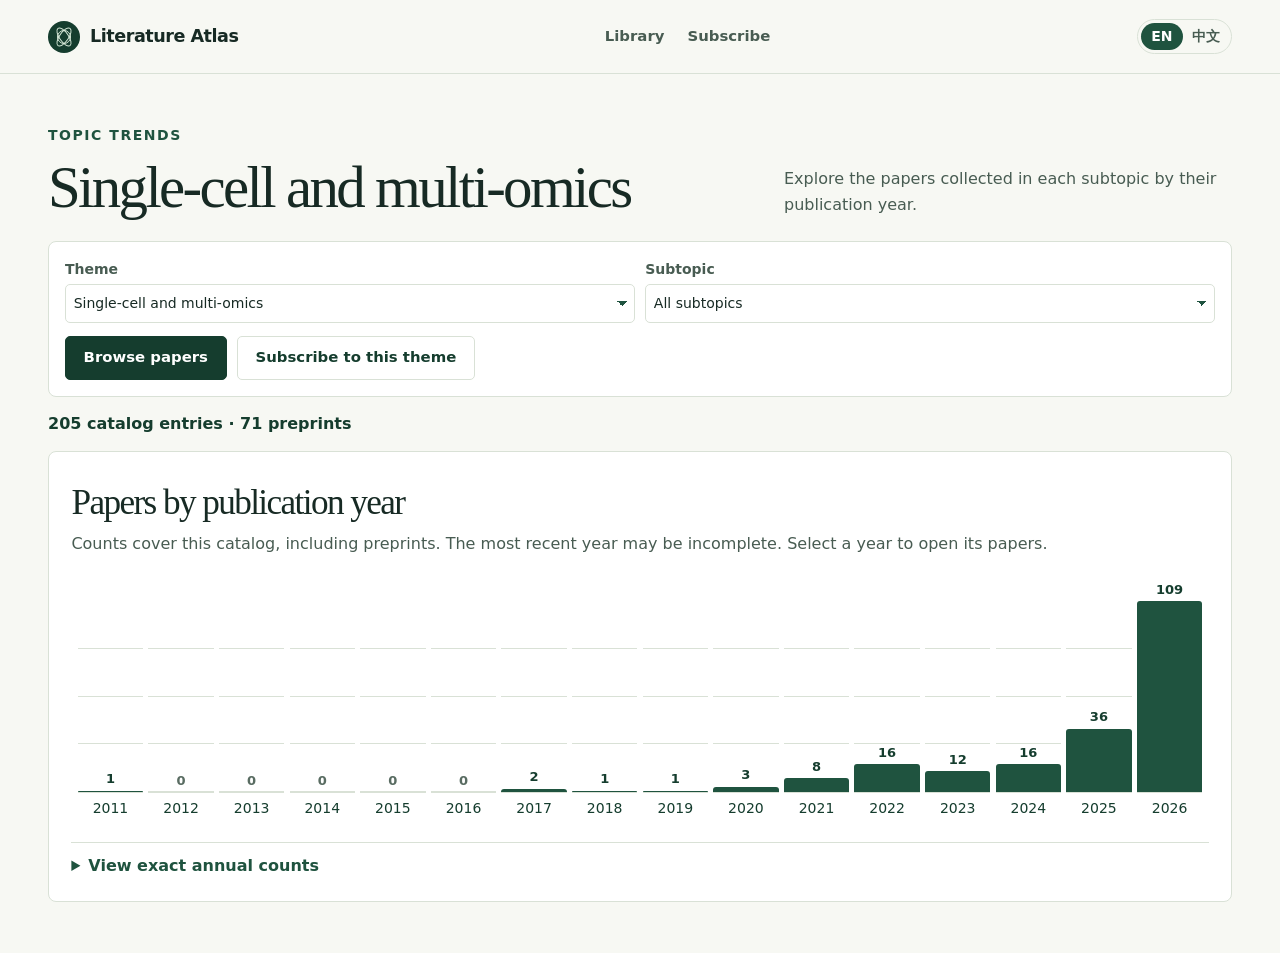
<file: docs/topics.html>
<!doctype html>
<html lang="en">
<head>
  <meta charset="utf-8">
  <meta name="viewport" content="width=device-width, initial-scale=1">
  <meta name="theme-color" content="#f7f8f3">
  <meta name="description" content="Explore the annual publication-year distribution in each theme and subtopic of the Computational Biology Literature Atlas.">
  <title>Topic trends | Literature Atlas</title>
  <link rel="stylesheet" href="./styles.css">
  <link rel="icon" href="data:,">
  <script type="module" src="./topics.js"></script>
</head>
<body>
  <a class="skip-link" href="#topic-main" data-text="skip">Skip to topic trends</a>
  <header class="site-header">
    <div class="shell header-inner">
      <a class="wordmark" id="home" href="./">
        <span class="mark" aria-hidden="true"><i></i><i></i><i></i></span>
        <span data-text="brand">Literature Atlas</span>
      </a>
      <nav class="header-nav" aria-label="Primary" id="topic-nav">
        <a id="home-library" href="./#library" data-text="library">Library</a>
        <a id="home-subscribe" href="./#subscribe" data-text="subscribe">Subscribe</a>
      </nav>
      <div class="languages" role="group" aria-label="Language" id="topic-languages">
        <button type="button" data-language="en" lang="en" aria-pressed="true">EN</button>
        <button type="button" data-language="zh" lang="zh-CN" aria-pressed="false">中文</button>
      </div>
    </div>
  </header>
  <main id="topic-main" class="shell trends-page">
    <div class="section-heading">
      <div>
        <p class="section-label" data-text="title">Topic trends</p>
        <h1 id="topic-title">Publication years in the catalog</h1>
      </div>
      <p data-text="what">Explore the papers collected in each subtopic by their publication year.</p>
    </div>
    <div class="filters trend-filters">
      <div class="filter-grid">
        <label><span data-text="theme">Theme</span><select id="trend-theme"></select></label>
        <label><span data-text="subtopic">Subtopic</span><select id="trend-topic"></select></label>
      </div>
      <div class="hero-actions">
        <a class="button primary" id="browse-topic" href="./#library" data-text="browse">Browse papers</a>
        <a class="button secondary" id="subscribe-topic" href="./#subscribe" data-text="subscribeTheme">Subscribe to this theme</a>
      </div>
    </div>
    <p id="trend-status" class="trend-status" role="status" aria-live="polite" data-text="loading">Loading catalog…</p>
    <section class="trend-panel" id="trend-panel" aria-labelledby="trend-heading" hidden>
      <h2 id="trend-heading" data-text="chart">Papers by publication year</h2>
      <p class="trend-method" data-text="method">Counts include all records in this catalog, including preprints. The most recent year can be incomplete. Select a year to open its papers.</p>
      <div class="trend-scroll">
        <div class="trend-chart" id="trend-chart"></div>
      </div>
      <details class="trend-details">
        <summary data-text="table">View exact annual counts</summary>
        <table>
          <thead><tr><th scope="col" data-text="year">Year</th><th scope="col" data-text="count">Papers</th></tr></thead>
          <tbody id="trend-rows"></tbody>
        </table>
      </details>
    </section>
    <noscript><p>JavaScript is required to explore the charts. The <a href="./data/catalog.json">catalog data</a> is available as JSON.</p></noscript>
  </main>
</body>
</html>
</file>
<file: docs/styles.css>
:root {
  color-scheme: light;
  --paper: #f7f8f3;
  --white: #fff;
  --ink: #172a24;
  --muted: #485c52;
  --faint: #596c62;
  --line: #d9e1d6;
  --green: #1f533f;
  --green-dark: #153d2e;
  --mint: #e8f0e7;
  --serif: "Iowan Old Style", "Palatino Linotype", Georgia, "Songti SC", SimSun, serif;
  --sans: system-ui, -apple-system, "Segoe UI", "PingFang SC", "Microsoft YaHei", sans-serif;
}

*, *::before, *::after { box-sizing: border-box; }
html { scroll-padding-top: 6rem; }
body { margin: 0; color: var(--ink); background: var(--paper); font: 1rem/1.6 var(--sans); }
a { color: inherit; text-underline-offset: 0.2em; }
button, input, select { font: inherit; }
button { cursor: pointer; }
button:disabled { cursor: default; opacity: 0.48; }
img { display: block; max-width: 100%; }
p, figure, dl, dd { margin: 0; }
[hidden] { display: none !important; }
:focus-visible { outline: 3px solid #2a765b; outline-offset: 4px; }
.shell { width: min(100% - 6rem, 1360px); margin-inline: auto; }
.sr-only, .skip-link:not(:focus) { position: absolute; width: 1px; height: 1px; overflow: hidden; clip-path: inset(50%); white-space: nowrap; }
.skip-link:focus { position: fixed; inset: 0.75rem auto auto 0.75rem; padding: 0.75rem; z-index: 20; background: var(--white); }

.site-header { position: sticky; top: 0; z-index: 5; background: rgb(247 248 243 / 96%); border-bottom: 1px solid var(--line); }
.header-inner { min-height: 73px; display: flex; justify-content: space-between; gap: 1.7rem; align-items: center; }
.wordmark { display: inline-flex; align-items: center; gap: 0.63rem; color: var(--ink); font-weight: 690; letter-spacing: -0.028em; font-size: 1.1rem; text-decoration: none; white-space: nowrap; }
.mark { position: relative; display: block; flex: none; width: 32px; height: 32px; border-radius: 50%; background: var(--green-dark); }
.mark i { position: absolute; inset: 9px; border: 1px solid #d8ead9; border-radius: 50%; }
.mark i:nth-child(2) { inset: 5px 11px; transform: rotate(35deg); }
.mark i:nth-child(3) { inset: 5px 11px; transform: rotate(-35deg); }
.header-nav, .header-actions { display: flex; align-items: center; gap: clamp(0.8rem, 3vw, 2.6rem); }
.header-nav { gap: clamp(0.7rem, 1.8vw, 2.1rem); }
.header-nav a, .github-link { color: var(--muted); text-decoration: none; font-size: 0.93rem; font-weight: 590; white-space: nowrap; }
.header-nav a:hover, .github-link:hover, .text-button:hover { color: var(--green); text-decoration: underline; }
.header-actions { gap: 1.15rem; }
.languages { display: inline-flex; padding: 3px; border: 1px solid var(--line); border-radius: 2rem; white-space: nowrap; }
.languages button { min-width: 2.65rem; border: 0; color: var(--muted); background: none; border-radius: 1.4rem; padding: 0.2rem 0.53rem; font-size: 0.875rem; line-height: 1.45; font-weight: 650; }
.languages button[aria-pressed="true"] { color: var(--white); background: var(--green); }

.hero { min-height: 485px; display: grid; grid-template-columns: minmax(0, 1fr) minmax(0, 1.05fr); align-items: center; padding-block: 2rem 2.6rem; gap: clamp(1.2rem, 4vw, 4.2rem); }
.hero-content { padding-block: 0.7rem; }
.section-label { margin-bottom: 0.55rem; color: var(--green); font-size: 0.875rem; font-weight: 710; letter-spacing: 0.11em; text-transform: uppercase; }
h1, h2 { font-family: var(--serif); font-weight: 500; letter-spacing: -0.045em; }
h1 { margin: 0; font-size: clamp(3.05rem, 6.8vw, 7rem); line-height: 0.95; }
:lang(zh-CN) h1 { font-size: clamp(2.8rem, 5.6vw, 5.7rem); line-height: 1.08; letter-spacing: -0.03em; }
.hero-description { margin-top: 1.3rem; color: var(--muted); font-size: clamp(1rem, 1.45vw, 1.23rem); max-width: 33rem; }
.hero-actions { display: flex; flex-wrap: wrap; gap: 0.65rem; margin-top: 1.65rem; }
.button { display: inline-flex; align-items: center; justify-content: center; min-height: 44px; padding: 0.55rem 1.1rem; color: var(--green-dark); border: 1px solid var(--line); border-radius: 5px; background: transparent; font-size: 0.93rem; font-weight: 680; text-decoration: none; }
.button.primary { border-color: var(--green-dark); color: var(--white); background: var(--green-dark); }
.button.primary:hover { background: var(--green); }
.button.secondary:hover:not(:disabled) { background: var(--mint); border-color: #bdcdbc; }
.hero-art { overflow: hidden; isolation: isolate; border: 1px solid #e2e8dc; border-radius: 14px; background: #edf2eb; }
.hero-art img { width: 100%; height: auto; aspect-ratio: 3/2; object-fit: cover; }
.hero-stats { display: flex; flex-wrap: wrap; gap: 1rem 1.5rem; margin-top: 1.8rem; padding-top: 1rem; border-top: 1px solid var(--line); }
.hero-stats div { display: grid; }
.hero-stats dt { grid-row: 2; font-size: 0.875rem; color: var(--muted); }
.hero-stats dd { grid-row: 1; line-height: 1.2; font-family: var(--serif); font-size: 1.7rem; font-variant-numeric: lining-nums tabular-nums; }

.themes-section, .sources-section { padding-block: 2.1rem 3.8rem; }
.section-heading { display: flex; align-items: end; justify-content: space-between; gap: 1.15rem 2rem; margin-bottom: 1.35rem; }
.section-heading h2 { margin: 0; font-size: clamp(2rem, 4.4vw, 4rem); line-height: 1.02; }
.section-heading > p { color: var(--muted); max-width: 28rem; margin-bottom: 0.12rem; }
.theme-grid { display: grid; grid-template-columns: repeat(3, minmax(0, 1fr)); gap: 1rem; }
.theme-card { display: flex; flex-direction: column; min-width: 0; overflow: clip; border: 1px solid var(--line); border-radius: 8px; background: var(--white); text-decoration: none; }
.theme-card:hover { border-color: #7ba48c; box-shadow: 0 5px 20px rgb(45 70 52 / 9%); }
.theme-art { aspect-ratio: 2.12/1; min-height: 0; overflow: hidden; background: var(--mint); display: flex; align-items: center; }
.theme-art img { flex: 0 0 200%; max-width: none; width: 200%; height: auto; }
.theme-card[data-half="right"] .theme-art img { transform: translateX(-50%); }
.theme-body { padding: 0.85rem 1.05rem 1rem; }
.theme-heading { display: flex; align-items: baseline; justify-content: space-between; gap: 0.4rem; }
.theme-heading h3 { margin: 0; font-family: var(--serif); font-weight: 600; font-size: clamp(1.15rem, 2vw, 1.55rem); letter-spacing: -0.025em; line-height: 1.15; }
.theme-count { color: var(--green); font-size: 0.875rem; font-weight: 670; white-space: nowrap; }
.theme-body > p { margin-top: 0.46rem; font-size: 0.93rem; color: var(--muted); line-height: 1.45; }

.library-section { padding-block: 3.4rem; background: #eef3eb; border-block: 1px solid var(--line); }
.filters { border: 1px solid var(--line); border-radius: 8px; background: var(--white); padding: 1rem; }
.search-wrap { display: flex; align-items: center; gap: 0.75rem; background: var(--paper); border: 1px solid #becdbc; border-radius: 5px; padding-inline: 0.78rem; }
.search-wrap:focus-within { border-color: var(--green); box-shadow: 0 0 0 2px #c6dbcc; }
.search-icon { position: relative; width: 15px; height: 15px; flex: none; border: 1.7px solid var(--green); border-radius: 50%; margin-right: 0.2rem; }
.search-icon::after { content: ""; position: absolute; width: 6px; height: 1.6px; background: var(--green); transform: rotate(45deg); inset: 10px auto auto 10px; }
.search-wrap input { min-width: 0; width: 100%; min-height: 49px; border: 0; outline: none; color: var(--ink); background: transparent; }
.search-wrap input::placeholder { color: var(--faint); }
.filter-grid { display: grid; grid-template-columns: 1.15fr 1.35fr 0.7fr 1fr 1.05fr 1.05fr; gap: 0.65rem; margin-top: 0.8rem; }
.filter-grid label { display: grid; min-width: 0; gap: 0.25rem; color: var(--muted); font-size: 0.875rem; font-weight: 620; }
.filter-grid select { appearance: none; min-width: 0; width: 100%; min-height: 39px; border: 1px solid var(--line); border-radius: 5px; padding: 0.35rem 1.6rem 0.35rem 0.48rem; background: linear-gradient(45deg,transparent 50%,var(--green) 50%) calc(100% - 12px) center/5px 5px no-repeat, linear-gradient(135deg,var(--green) 50%,transparent 50%) calc(100% - 7px) center/5px 5px no-repeat, var(--white); color: var(--ink); font-size: 0.875rem; font-weight: 500; text-overflow: ellipsis; }
.results-toolbar { display: flex; justify-content: space-between; align-items: center; gap: 0.7rem; margin-top: 1rem; margin-bottom: 0.55rem; }
.results-toolbar > p, .text-button { font-size: 0.9rem; color: var(--muted); }
.text-button { border: 0; padding: 0.25rem 0; background: transparent; font-weight: 640; }
.results { display: grid; border-radius: 8px; overflow: clip; border: 1px solid var(--line); background: var(--white); }
.paper { padding: 0.96rem 1.15rem; min-width: 0; border-bottom: 1px solid var(--line); }
.paper:last-child { border-bottom: none; }
.paper-meta, .paper-foot { display: flex; align-items: baseline; flex-wrap: wrap; gap: 0.2rem 0.58rem; color: var(--muted); font-size: 0.875rem; }
.paper-meta span + span::before, .paper-foot > * + *::before { content: "·"; color: #6a8072; margin-right: 0.55rem; display: inline-block; text-decoration: none; }
.paper-meta .year { font-weight: 710; color: var(--green-dark); }
.paper-meta .preprint { color: #80432c; font-weight: 650; }
.paper h3 { margin: 0.2rem 0; font-family: var(--serif); font-size: clamp(1.16rem, 2vw, 1.49rem); font-weight: 620; line-height: 1.23; letter-spacing: -0.018em; overflow-wrap: anywhere; }
.paper h3 a { text-decoration: none; }
.paper h3 a:hover, .paper-foot a:hover { text-decoration: underline; }
.paper-authors, .paper-note { margin: 0.25rem 0; font-size: 0.93rem; color: var(--muted); overflow-wrap: anywhere; }
.paper-foot { margin-top: 0.3rem; }
.paper-foot a { color: var(--green); text-decoration: none; font-weight: 650; }
.empty { padding: 2rem 1.1rem; color: var(--muted); }
.empty h3 { margin: 0 0 0.25rem; color: var(--ink); }
.pagination { display: flex; gap: 1rem; justify-content: center; align-items: center; padding-top: 1.3rem; font-size: 0.9rem; color: var(--muted); }

.sources-section { padding-top: 3.3rem; }
.source-grid { display: grid; grid-template-columns: repeat(3, minmax(0, 1fr)); gap: 1rem; }
.source-card { border-top: 2px solid #90aa96; padding-top: 0.85rem; }
.source-card h3 { margin: 0 0 0.35rem; font-family: var(--serif); font-size: 1.33rem; font-weight: 600; }
.source-card p, .editorial-note { color: var(--muted); font-size: 0.93rem; }
.source-card a { display: inline-block; margin-top: 0.42rem; font-size: 0.9rem; color: var(--green); }
.editorial-note { margin-top: 1.55rem; padding-top: 0.85rem; border-top: 1px solid var(--line); }
.editorial-note p + p { margin-top: 0.35rem; }
.site-footer { background: #e9efe6; border-top: 1px solid var(--line); }
.footer-inner { padding-block: 1.1rem; display: flex; flex-wrap: wrap; align-items: center; justify-content: space-between; gap: 0.45rem 1.25rem; font-size: 0.91rem; color: var(--muted); }
.footer-inner > div { display: flex; flex-wrap: wrap; gap: 1rem; }
.footer-inner a { color: var(--green); }

.theme-intro { color: var(--muted); max-width: 28rem; }
.theme-intro a, .results-actions a, .trend-details summary { color: var(--green); font-weight: 650; }
.results-actions { display: flex; flex-wrap: wrap; align-items: center; justify-content: flex-end; gap: 0.25rem 1rem; }
.subscribe-section { padding-block: 3.3rem 1.1rem; }
.subscription-layout { display: grid; grid-template-columns: minmax(0, 1.07fr) minmax(0, 1fr); gap: 1rem; }
.subscription-controls .filter-grid, .trend-filters .filter-grid { margin-top: 0; grid-template-columns: 1fr; }
.subscription-controls .hero-actions { margin-top: 0.85rem; }
.feed-address { margin-top: 0.85rem; }
.feed-address label { color: var(--muted); font-size: 0.875rem; font-weight: 620; }
.feed-address-row { display: flex; gap: 0.5rem; }
.feed-address-row input { flex: 1; min-width: 0; padding: 0.45rem; border: 1px solid var(--line); border-radius: 5px; color: var(--ink); background: var(--paper); }
.feed-address [role="status"], .feed-note { color: var(--muted); font-size: 0.875rem; margin-top: 0.45rem; }
.recent-panel { padding: 1rem; border: 1px solid var(--line); border-radius: 8px; background: var(--white); }
.recent-panel h3 { font: 600 1.45rem var(--serif); margin: 0 0 0.45rem; }
.recent-list { list-style: none; margin: 0; padding: 0; }
.recent-list li { border-top: 1px solid var(--line); padding-block: 0.44rem; overflow-wrap: anywhere; }
.recent-list time { display: block; font-size: 0.875rem; color: var(--muted); }
.trends-page { padding-block: 3.15rem; }
.trends-page h1, :lang(zh-CN) .trends-page h1 { font-size: clamp(2.1rem, 4.6vw, 4.3rem); line-height: 1.08; }
.trend-filters .filter-grid { grid-template-columns: repeat(2, minmax(0, 1fr)); }
.trend-filters .hero-actions { margin-top: 0.8rem; }
.trend-status { margin: 0.9rem 0; color: var(--green-dark); font-weight: 650; }
.trend-panel { background: var(--white); border: 1px solid var(--line); border-radius: 8px; padding: clamp(0.85rem, 2vw, 1.4rem); }
.trend-panel h2 { margin: 0; font-size: clamp(1.45rem, 3vw, 2.2rem); }
.trend-method { color: var(--muted); margin-bottom: 1.2rem; }
.trend-scroll { overflow-x: auto; padding: 1.6rem 0.4rem 0.4rem; }
.trend-chart { display: grid; grid-auto-flow: column; grid-auto-columns: minmax(2.65rem, 1fr); gap: 0.33rem; }
.trend-year { display: grid; justify-items: center; gap: 0.24rem; min-width: 0; color: var(--green-dark); text-decoration: none; font-size: 0.875rem; }
.trend-track { position: relative; display: flex; align-items: end; width: 100%; height: 12rem; background: repeating-linear-gradient(to top, var(--line) 0 1px, transparent 1px 25%); border-bottom: 1px solid var(--line); }
.trend-fill { width: 100%; height: var(--bar-height); border-radius: 3px 3px 0 0; background: var(--green); }
.trend-value { position: absolute; inset: auto 0 calc(var(--bar-height) + 0.06rem); text-align: center; color: var(--green-dark); font-size: 0.815rem; font-weight: 650; }
div.trend-year .trend-value { color: var(--faint); }
a.trend-year:hover .trend-fill { background: var(--green-dark); }
.trend-year-label { font-variant-numeric: tabular-nums; }
.trend-details { margin-top: 1rem; border-top: 1px solid var(--line); padding-top: 0.65rem; }
.trend-details summary { cursor: pointer; }
.trend-details table { border-collapse: collapse; max-width: 30rem; width: 100%; margin-top: 0.5rem; }
.trend-details th, .trend-details td { text-align: left; padding: 0.3rem 0.55rem; border-bottom: 1px solid var(--line); }

@media (max-width: 1050px) {
  .shell { width: calc(100% - 3.5rem); }
  .filter-grid { grid-template-columns: repeat(3, minmax(0, 1fr)); }
}
@media (max-width: 700px) {
  .subscription-layout { grid-template-columns: minmax(0, 1fr); }
  .subscribe-section, .trends-page { padding-block: 2rem; }
  .theme-intro { margin-top: 0.6rem; }
  html { scroll-padding-top: 5rem; }
  .shell { width: calc(100% - 2rem); }
  .header-inner { min-height: 60px; gap: 0.6rem; }
  .header-nav { display: none; }
  .header-actions { gap: 0.7rem; }
  .hero { grid-template-columns: minmax(0, 1fr); padding-block: 1.9rem 1.45rem; gap: 0.6rem; }
  .hero-content { padding-block: 0 0.55rem; }
  .hero-description { margin-top: 0.85rem; }
  .hero-art img { aspect-ratio: 1.8/1; }
  .hero-stats { margin-top: 1.2rem; }
  .section-heading { display: block; }
  .section-heading > p { margin-top: 0.6rem; }
  .theme-grid { grid-template-columns: repeat(2, minmax(0, 1fr)); gap: 0.65rem; }
  .theme-body { padding: 0.7rem; }
  .theme-heading { display: block; }
  .theme-body > p { font-size: 0.88rem; }
  .themes-section, .sources-section, .library-section { padding-block: 2rem; }
  .source-grid { grid-template-columns: 1fr; }
}
@media (max-width: 405px) {
  .github-link { display: none; }
  .wordmark { font-size: 1.03rem; }
  .filter-grid { grid-template-columns: repeat(2, minmax(0, 1fr)); }
  .paper { padding-inline: 0.8rem; }
}
</file>
